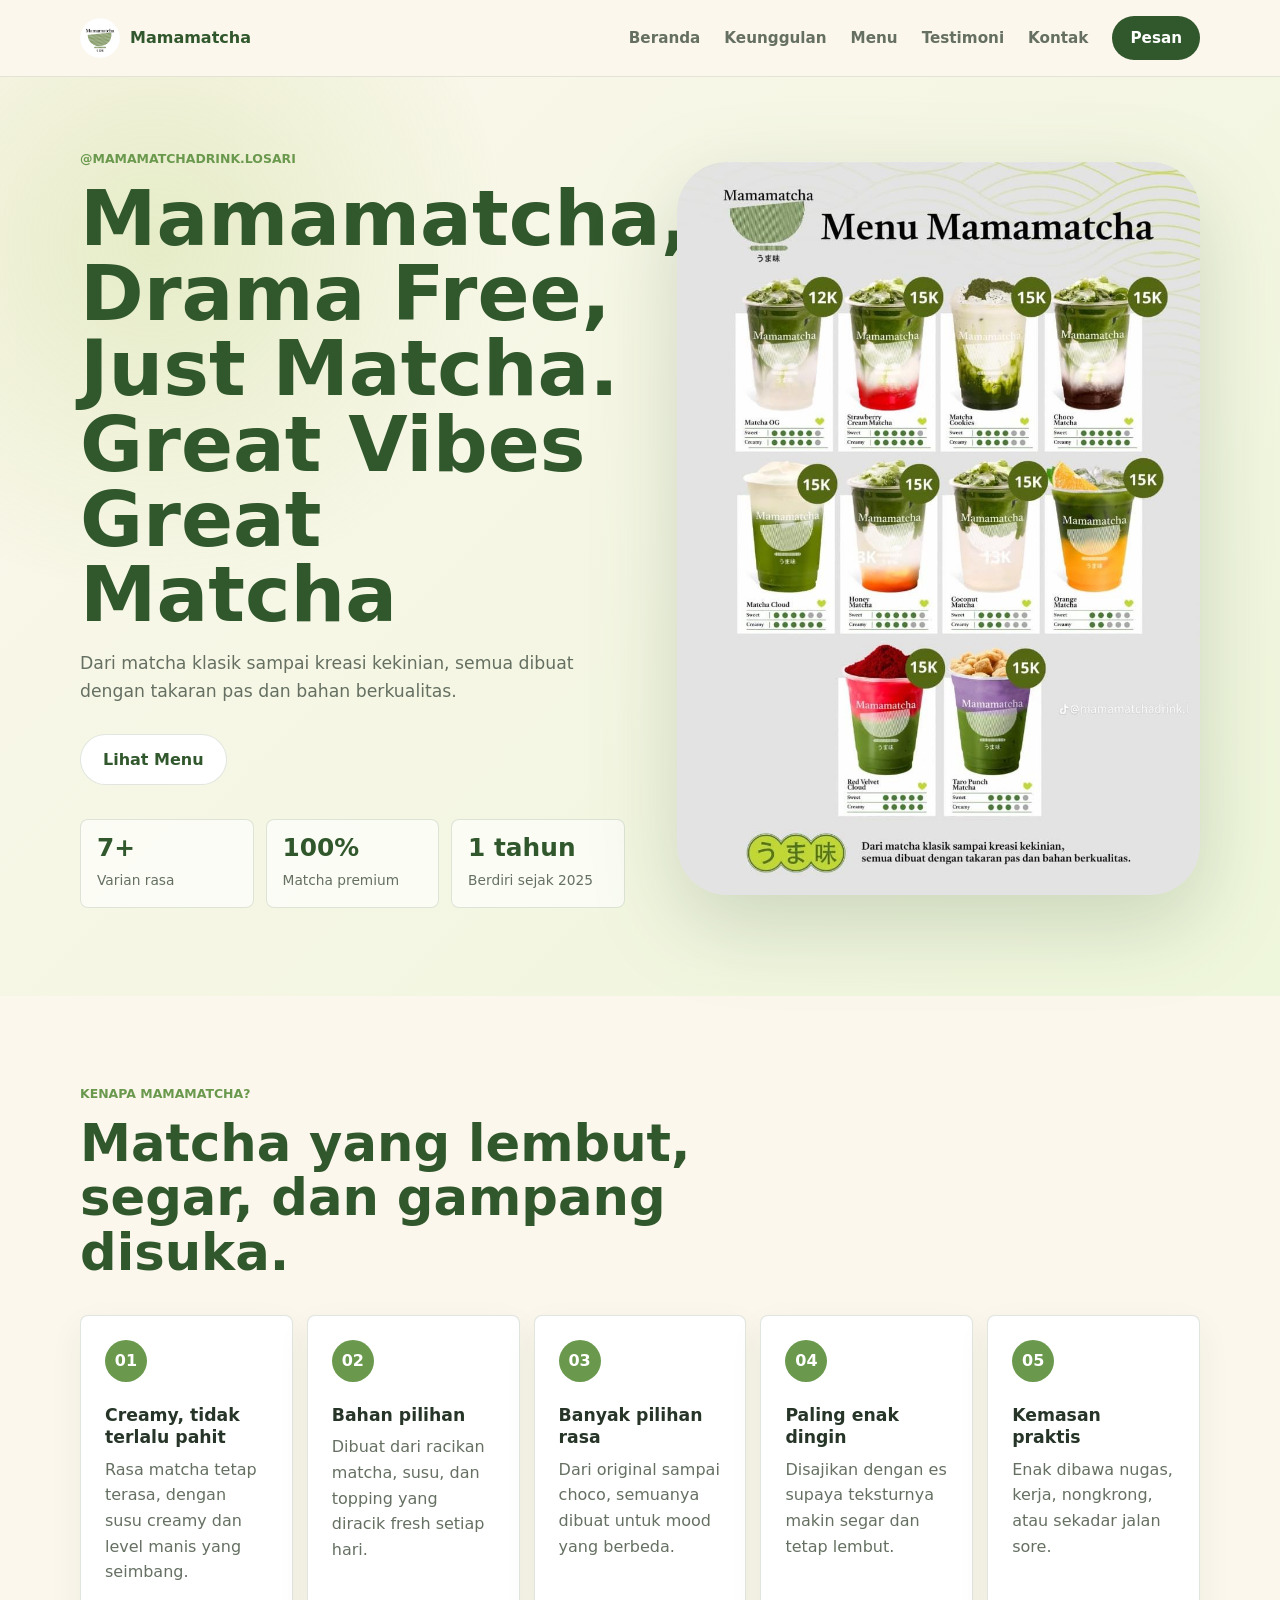
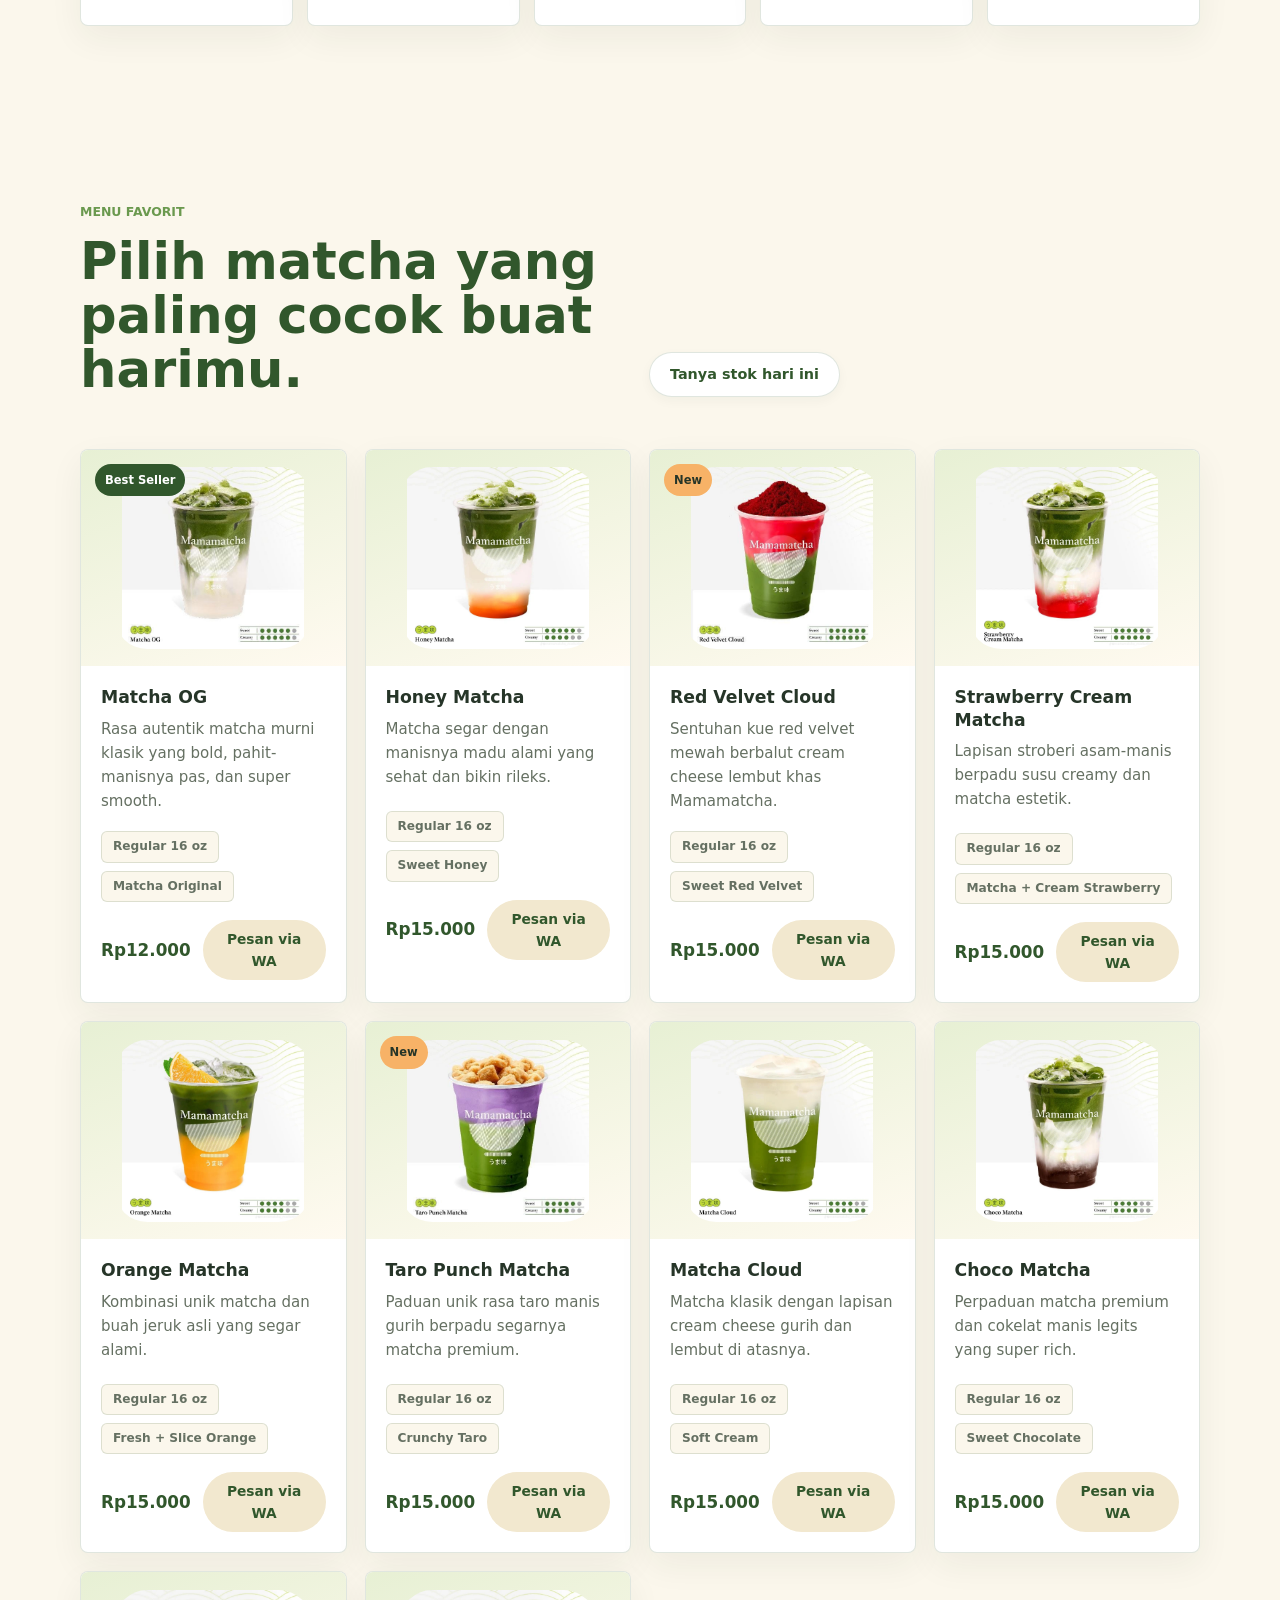
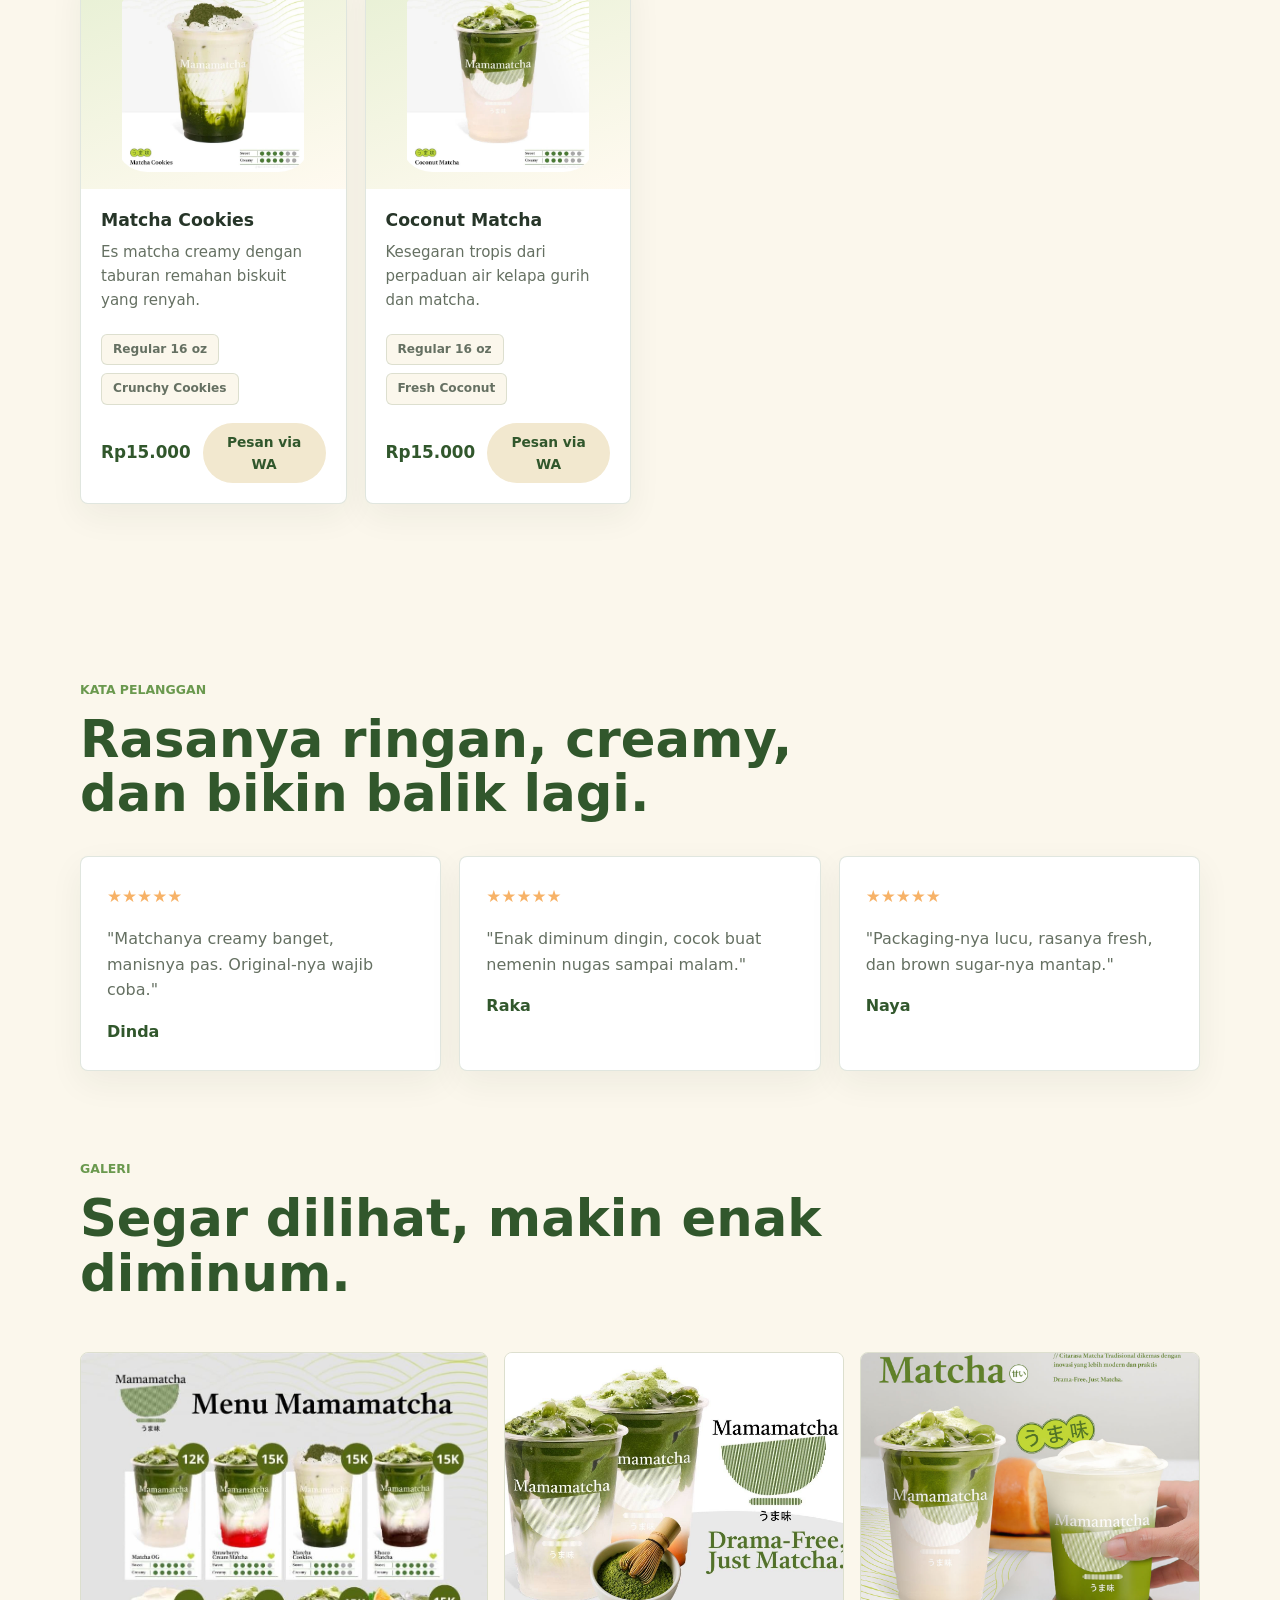
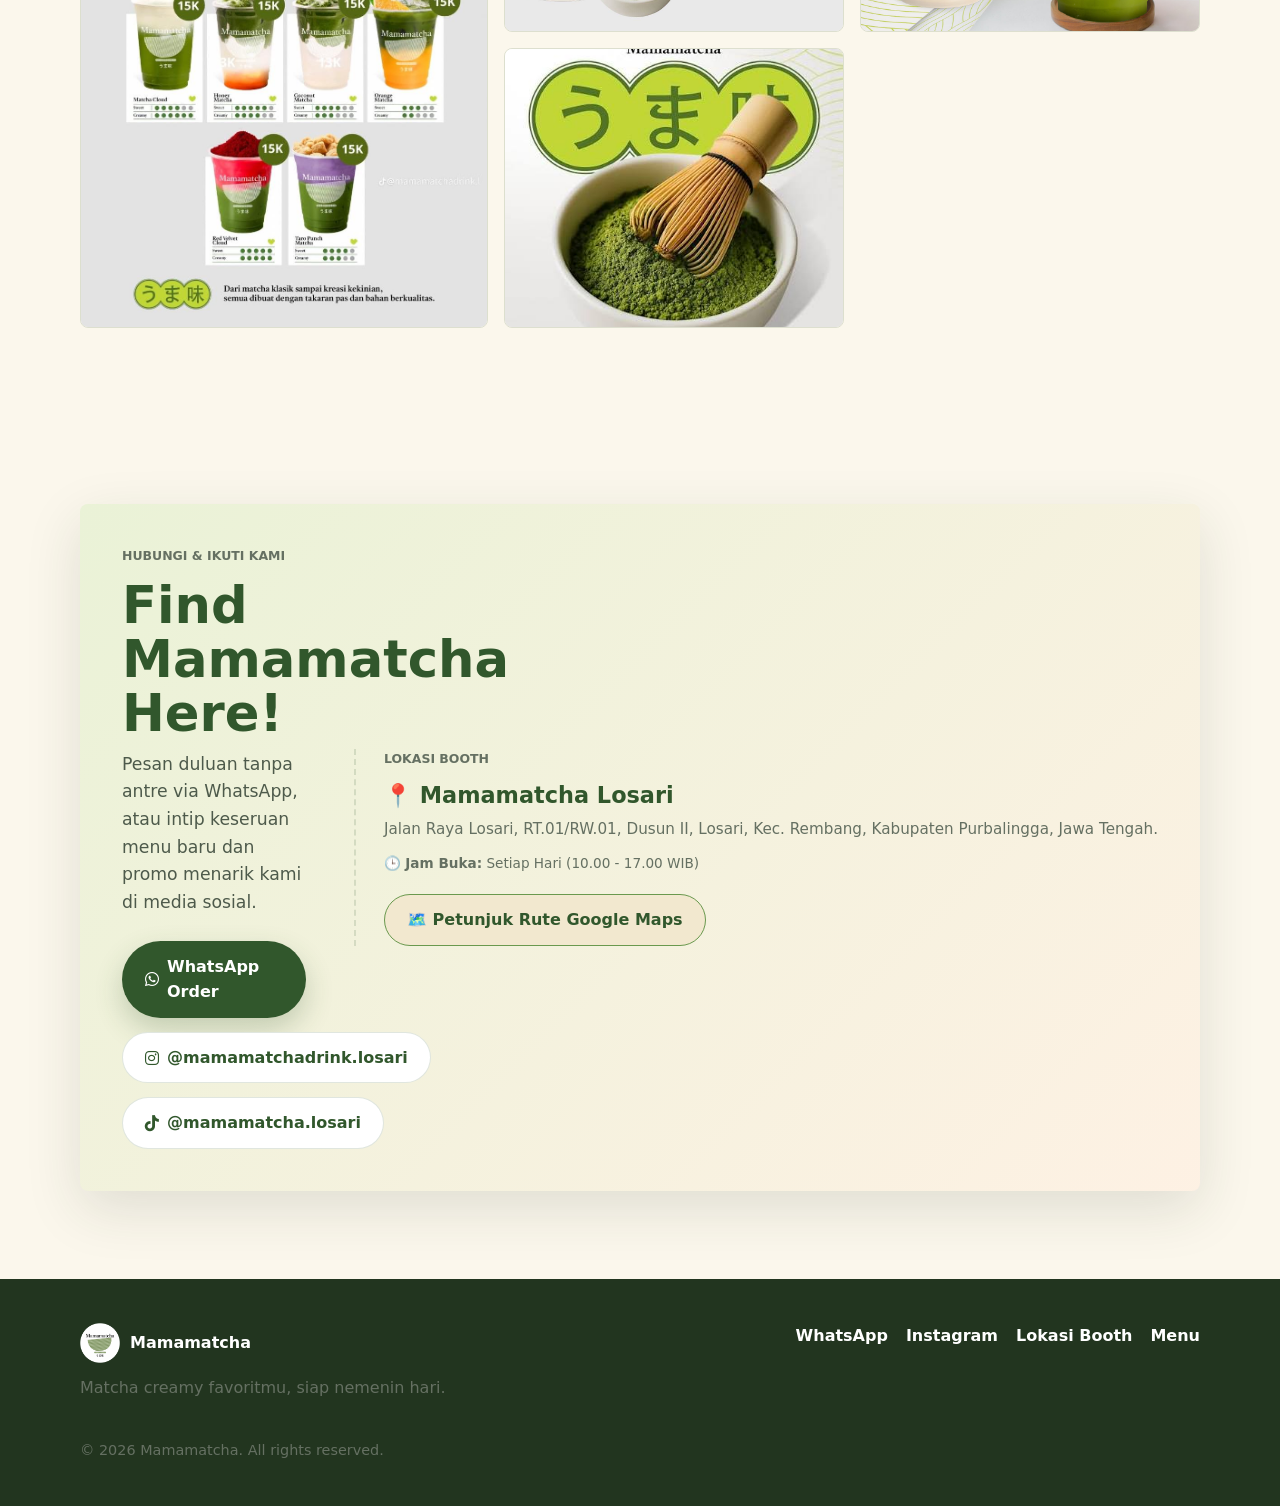
<file: Landing Page/index.html>
<!DOCTYPE html>
<html lang="id">
  <head>
    <meta charset="UTF-8" />
    <meta name="viewport" content="width=device-width, initial-scale=1.0" />
    <title>Mamamatcha - Minuman Matcha Creamy dan Segar</title>
    <meta
      name="description"
      content="Mamamatcha menghadirkan minuman matcha creamy, segar, dan cocok dinikmati kapan saja. Lihat menu dan pesan favoritmu sekarang."
    />
    <link rel="stylesheet" href="styles.css" />
    <link rel="stylesheet" href="https://cdnjs.cloudflare.com/ajax/libs/font-awesome/6.4.2/css/all.min.css" />
  </head>
  <body>
    <header class="site-header" id="beranda">
      <nav class="navbar" aria-label="Navigasi utama">
        <a href="#beranda" class="brand" aria-label="Mamamatcha beranda" style="display: flex; align-items: center; gap: 10px; text-decoration: none;">
          <img src="assets/mamamatchalogo.png" alt="Logo Mamamatcha" style="width: 40px; height: 40px; object-fit: contain;">
          <span style="font-weight: bold; color: var(--matcha-deep);">Mamamatcha</span>
        </a>

        <button class="nav-toggle" type="button" aria-expanded="false" aria-controls="nav-menu">
          <span class="sr-only">Buka menu</span>
          <span></span>
          <span></span>
          <span></span>
        </button>

        <div class="nav-menu" id="nav-menu">
          <a href="#beranda">Beranda</a>
          <a href="#keunggulan">Keunggulan</a>
          <a href="#menu">Menu</a>
          <a href="#testimoni">Testimoni</a>
          <a href="#kontak">Kontak</a>
          <a class="nav-order" href="https://wa.me/6282225319720?text=Halo%20Mamamatcha%2C%20saya%20mau%20pesan" target="_blank" rel="noreferrer">
            Pesan
          </a>
        </div>
      </nav>
    </header>

    <main>
      <section class="hero section-band">
        <div class="container hero-grid">
          <div class="hero-copy">
            <p class="eyebrow">@mamamatchadrink.losari</p>
            <h1>Mamamatcha, Drama Free, Just Matcha. Great Vibes Great Matcha</h1>
            <p class="hero-text">
              Dari matcha klasik sampai kreasi kekinian, semua dibuat dengan takaran pas dan bahan berkualitas.
            </p>
            <div class="hero-actions">
              <a class="btn btn-secondary" href="#menu">Lihat Menu</a>
            </div>
            <div class="hero-stats" aria-label="Ringkasan Mamamatcha">
              <div>
                <strong>7+</strong>
                <span>Varian rasa</span>
              </div>
              <div>
                <strong>100%</strong>
                <span>Matcha premium</span>
              </div>
              <div>
                <strong>1 tahun</strong>
                <span>Berdiri sejak 2025</span>
              </div>
            </div>
          </div>

          <div class="hero-visual" aria-label="Produk Mamamatcha">
            <img src="assets/allmenu2.jpeg" alt="Mamamatcha" />
          </div>
        </div>
      </section>

      <section class="section" id="keunggulan">
        <div class="container">
          <div class="section-heading">
            <p class="eyebrow">Kenapa Mamamatcha?</p>
            <h2>Matcha yang lembut, segar, dan gampang disuka.</h2>
          </div>

          <div class="features-grid">
            <article class="feature-card">
              <span class="feature-icon">01</span>
              <h3>Creamy, tidak terlalu pahit</h3>
              <p>Rasa matcha tetap terasa, dengan susu creamy dan level manis yang seimbang.</p>
            </article>
            <article class="feature-card">
              <span class="feature-icon">02</span>
              <h3>Bahan pilihan</h3>
              <p>Dibuat dari racikan matcha, susu, dan topping yang diracik fresh setiap hari.</p>
            </article>
            <article class="feature-card">
              <span class="feature-icon">03</span>
              <h3>Banyak pilihan rasa</h3>
              <p>Dari original sampai choco, semuanya dibuat untuk mood yang berbeda.</p>
            </article>
            <article class="feature-card">
              <span class="feature-icon">04</span>
              <h3>Paling enak dingin</h3>
              <p>Disajikan dengan es supaya teksturnya makin segar dan tetap lembut.</p>
            </article>
            <article class="feature-card">
              <span class="feature-icon">05</span>
              <h3>Kemasan praktis</h3>
              <p>Enak dibawa nugas, kerja, nongkrong, atau sekadar jalan sore.</p>
            </article>
          </div>
        </div>
      </section>

      <section class="section muted" id="menu">
        <div class="container">
          <div class="section-heading split">
            <div>
              <p class="eyebrow">Menu favorit</p>
              <h2>Pilih matcha yang paling cocok buat harimu.</h2>
            </div>
            <a class="text-link" href="https://wa.me/6282225319720?text=Halo%20Mamamatcha%2C%20saya%20mau%20lihat%20menu" target="_blank" rel="noreferrer">
              Tanya stok hari ini
            </a>
          </div>

          <div class="menu-grid">
            <article class="menu-card">
              <div class="menu-image">
                <img src="assets/matchaog.jpeg" alt="Choco Matcha" />
                <span class="badge">Best Seller</span>
              </div>
              <div class="menu-info">
                <h3>Matcha OG</h3>
                <p>Rasa autentik matcha murni klasik yang bold, pahit-manisnya pas, dan super smooth.</p>
                <div class="menu-meta" aria-label="Detail Original Matcha Latte">
                  <span>Regular 16 oz</span>
                  <span>Matcha Original</span>
                </div>
                <div class="menu-footer">
                  <strong>Rp12.000</strong>
                  <a class="order-btn" style="text-decoration: none; text-align: center;" href="https://wa.me/6282225319720?text=Halo%20Mamamatcha%2C%20saya%20mau%20pesan%20Matcha%20OG" target="_blank" rel="noreferrer">Pesan via WA</a>
                </div>
              </div>
            </article>

            <article class="menu-card">
              <div class="menu-image">
                <img src="assets/honeymatcha.jpeg" alt="Honey Matcha" />
              </div>
              <div class="menu-info">
                <h3>Honey Matcha</h3>
                <p>Matcha segar dengan manisnya madu alami yang sehat dan bikin rileks.</p>
                <div class="menu-meta" aria-label="Detail Matcha Brown Sugar">
                  <span>Regular 16 oz</span>
                  <span>Sweet Honey</span>
                </div>
                <div class="menu-footer">
                  <strong>Rp15.000</strong>
                  <a class="order-btn" style="text-decoration: none; text-align: center;" href="https://wa.me/6282225319720?text=Halo%20Mamamatcha%2C%20saya%20mau%20pesan%20Honey%20Matcha" target="_blank" rel="noreferrer">Pesan via WA</a>
                </div>
              </div>
            </article>

            <article class="menu-card">
              <div class="menu-image">
                <img src="assets/rvmatcha.jpeg" alt="Red Velvet Cloud" />
                <span class="badge badge-light">New</span>
              </div>
              <div class="menu-info">
                <h3>Red Velvet Cloud</h3>
                <p>Sentuhan kue red velvet mewah berbalut cream cheese lembut khas Mamamatcha.</p>
                <div class="menu-meta" aria-label="Detail Matcha Cheese Cream">
                  <span>Regular 16 oz</span>
                  <span>Sweet Red Velvet</span>
                </div>
                <div class="menu-footer">
                  <strong>Rp15.000</strong>
                  <a class="order-btn" style="text-decoration: none; text-align: center;" href="https://wa.me/6282225319720?text=Halo%20Mamamatcha%2C%20saya%20mau%20pesan%20Red%20Velvet%20Cloud" target="_blank" rel="noreferrer">Pesan via WA</a>
                </div>
              </div>
            </article>

            <article class="menu-card">
              <div class="menu-image">
                <img src="assets/strawberrycreammatcha.jpeg" alt="Strawberry Cream Matcha" />
              </div>
              <div class="menu-info">
                <h3>Strawberry Cream Matcha</h3>
                <p>Lapisan stroberi asam-manis berpadu susu creamy dan matcha estetik.</p>
                <div class="menu-meta" aria-label="Detail Matcha Choco">
                  <span>Regular 16 oz</span>
                  <span>Matcha + Cream Strawberry</span>
                </div>
                <div class="menu-footer">
                  <strong>Rp15.000</strong>
                  <a class="order-btn" style="text-decoration: none; text-align: center;" href="https://wa.me/6282225319720?text=Halo%20Mamamatcha%2C%20saya%20mau%20pesan%20Strawberry%20Cream%20Matcha" target="_blank" rel="noreferrer">Pesan via WA</a>
                </div>
              </div>
            </article>

            <article class="menu-card">
              <div class="menu-image">
                <img src="assets/orangematcha.jpeg" alt="Orange Matcha" />
              </div>
              <div class="menu-info">
                <h3>Orange Matcha</h3>
                <p>Kombinasi unik matcha dan buah jeruk asli yang segar alami.</p>
                <div class="menu-meta" aria-label="Detail Matcha Brown Sugar">
                  <span>Regular 16 oz</span>
                  <span>Fresh + Slice Orange</span>
                </div>
                <div class="menu-footer">
                  <strong>Rp15.000</strong>
                  <a class="order-btn" style="text-decoration: none; text-align: center;" href="https://wa.me/6282225319720?text=Halo%20Mamamatcha%2C%20saya%20mau%20pesan%20Orange%20Matcha" target="_blank" rel="noreferrer">Pesan via WA</a>
                </div>
              </div>
            </article>

            <article class="menu-card">
              <div class="menu-image">
                <img src="assets/taropunch.jpeg" alt="Taro Punch Matcha" />
                <span class="badge badge-light">New</span>
              </div>
              <div class="menu-info">
                <h3>Taro Punch Matcha</h3>
                <p>Paduan unik rasa taro manis gurih berpadu segarnya matcha premium.</p>
                <div class="menu-meta" aria-label="Detail Matcha Cheese Cream">
                  <span>Regular 16 oz</span>
                  <span>Crunchy Taro</span>
                </div>
                <div class="menu-footer">
                  <strong>Rp15.000</strong>
                  <a class="order-btn" style="text-decoration: none; text-align: center;" href="https://wa.me/6282225319720?text=Halo%20Mamamatcha%2C%20saya%20mau%20pesan%20Taro%20Punch%20Matcha" target="_blank" rel="noreferrer">Pesan via WA</a>
                </div>
              </div>
            </article>

            <article class="menu-card">
              <div class="menu-image">
                <img src="assets/matchacloud.jpeg" alt="Matcha Cloud" />
              </div>
              <div class="menu-info">
                <h3>Matcha Cloud</h3>
                <p>Matcha klasik dengan lapisan cream cheese gurih dan lembut di atasnya.</p>
                <div class="menu-meta" aria-label="Detail Matcha Brown Sugar">
                  <span>Regular 16 oz</span>
                  <span>Soft Cream</span>
                </div>
                <div class="menu-footer">
                  <strong>Rp15.000</strong>
                  <a class="order-btn" style="text-decoration: none; text-align: center;" href="https://wa.me/6282225319720?text=Halo%20Mamamatcha%2C%20saya%20mau%20pesan%20Matcha%20Cloud" target="_blank" rel="noreferrer">Pesan via WA</a>
                </div>
              </div>
            </article>

            <article class="menu-card">
              <div class="menu-image">
                <img src="assets/chocomatcha.jpeg" alt="Choco Matcha" />
              </div>
              <div class="menu-info">
                <h3>Choco Matcha</h3>
                <p>Perpaduan matcha premium dan cokelat manis legits yang super rich.</p>
                <div class="menu-meta" aria-label="Detail Matcha Brown Sugar">
                  <span>Regular 16 oz</span>
                  <span>Sweet Chocolate</span>
                </div>
                <div class="menu-footer">
                  <strong>Rp15.000</strong>
                  <a class="order-btn" style="text-decoration: none; text-align: center;" href="https://wa.me/6282225319720?text=Halo%20Mamamatcha%2C%20saya%20mau%20pesan%20Choco%20Matcha" target="_blank" rel="noreferrer">Pesan via WA</a>
                </div>
              </div>
            </article>

            <article class="menu-card">
              <div class="menu-image">
                <img src="assets/matchacookies.jpeg" alt="Matcha Cookies" />
              </div>
              <div class="menu-info">
                <h3>Matcha Cookies</h3>
                <p>Es matcha creamy dengan taburan remahan biskuit yang renyah.</p>
                <div class="menu-meta" aria-label="Detail Matcha Brown Sugar">
                  <span>Regular 16 oz</span>
                  <span>Crunchy Cookies</span>
                </div>
                <div class="menu-footer">
                  <strong>Rp15.000</strong>
                  <a class="order-btn" style="text-decoration: none; text-align: center;" href="https://wa.me/6282225319720?text=Halo%20Mamamatcha%2C%20saya%20mau%20pesan%20Matcha%20Cookies" target="_blank" rel="noreferrer">Pesan via WA</a>
                </div>
              </div>
            </article>

            <article class="menu-card">
              <div class="menu-image">
                <img src="assets/coconutmatcha.jpeg" alt="Coconut Matcha" />
              </div>
              <div class="menu-info">
                <h3>Coconut Matcha</h3>
                <p>Kesegaran tropis dari perpaduan air kelapa gurih dan matcha.</p>
                <div class="menu-meta" aria-label="Detail Matcha Brown Sugar">
                  <span>Regular 16 oz</span>
                  <span>Fresh Coconut</span>
                </div>
                <div class="menu-footer">
                  <strong>Rp15.000</strong>
                  <a class="order-btn" style="text-decoration: none; text-align: center;" href="https://wa.me/6282225319720?text=Halo%20Mamamatcha%2C%20saya%20mau%20pesan%20Coconut%20Matcha" target="_blank" rel="noreferrer">Pesan via WA</a>
                </div>
              </div>
            </article>

          </div>
        </div>
      </section>

      <section class="section" id="testimoni">
        <div class="container">
          <div class="section-heading">
            <p class="eyebrow">Kata pelanggan</p>
            <h2>Rasanya ringan, creamy, dan bikin balik lagi.</h2>
          </div>

          <div class="testimonials-grid">
            <article class="testimonial-card">
              <div class="stars" aria-label="Rating 5 dari 5">★★★★★</div>
              <p>"Matchanya creamy banget, manisnya pas. Original-nya wajib coba."</p>
              <strong>Dinda</strong>
            </article>
            <article class="testimonial-card">
              <div class="stars" aria-label="Rating 5 dari 5">★★★★★</div>
              <p>"Enak diminum dingin, cocok buat nemenin nugas sampai malam."</p>
              <strong>Raka</strong>
            </article>
            <article class="testimonial-card">
              <div class="stars" aria-label="Rating 5 dari 5">★★★★★</div>
              <p>"Packaging-nya lucu, rasanya fresh, dan brown sugar-nya mantap."</p>
              <strong>Naya</strong>
            </article>
          </div>
        </div>
      </section>

      <section class="section gallery-section">
        <div class="container">
          <div class="section-heading split">
            <div>
              <p class="eyebrow">Galeri</p>
              <h2>Segar dilihat, makin enak diminum.</h2>
            </div>
          </div>
          <div class="gallery-grid">
            <img src="assets/allmenu2.jpeg" alt="Deretan cup Mamamatcha berbagai varian" />
            <img src="assets/onepict.jpeg" alt="Tampilan atas minuman Mamamatcha dengan es dan matcha" />
            <img src="assets/twopict.jpg" alt="Matcha Premium Asli" />
            <img src="assets/threepict.jpeg" alt="Ilustrasi Mamamatcha untuk foto produk utama" />
          </div>
        </div>
      </section>

      <section class="section final-cta" id="kontak">
        <div class="container cta-panel">
          <div class="contact-info" style="padding-right: 20px;">
            <p class="eyebrow">Hubungi & Ikuti Kami</p>
            <h2>Find Mamamatcha Here!</h2>
            <p class="hero-text" style="color: var(--ink); opacity: 0.8; margin-bottom: 24px;">
              Pesan duluan tanpa antre via WhatsApp, atau intip keseruan menu baru dan promo menarik kami di media sosial.
            </p>
            <div class="cta-actions">
              <a class="btn btn-primary" href="https://wa.me/6282225319720?text=Halo%20Mamamatcha%2C%20saya%20mau%20pesan" target="_blank" rel="noreferrer">
                <i class="fa-brands fa-whatsapp" style="margin-right: 8px;"></i> WhatsApp Order
              </a>
              <a class="btn btn-secondary" href="https://instagram.com/mamamatchadrink.losari" target="_blank" rel="noreferrer">
                <i class="fa-brands fa-instagram" style="margin-right: 8px;"></i> @mamamatchadrink.losari
              </a>
              <a class="btn btn-secondary" href="https://tiktok.com/@mamamatcha.losari" target="_blank" rel="noreferrer">
                <i class="fa-brands fa-tiktok" style="margin-right: 8px;"></i> @mamamatcha.losari
              </a>
            </div>
          </div>

          <div class="location-box" style="border-left: 2px dashed var(--line); padding-left: 28px;">
            <p class="eyebrow">Lokasi Booth</p>
            <h3 style="font-size: 1.4rem; color: var(--matcha-deep); margin-bottom: 8px;">📍 Mamamatcha Losari</h3>
            <p style="font-size: 0.95rem; line-height: 1.5; margin-bottom: 12px;">
              Jalan Raya Losari, RT.01/RW.01, Dusun II, Losari, Kec. Rembang, Kabupaten Purbalingga, Jawa Tengah.
            </p>
            <p style="font-size: 0.85rem; color: var(--muted); margin-bottom: 20px;">
              🕒 <strong>Jam Buka:</strong> Setiap Hari (10.00 - 17.00 WIB)
            </p>
            <a class="btn btn-secondary" href="https://www.google.com/maps/search/?api=1&query=Mamamatcha+Losari+Rembang+Purbalingga" target="_blank" rel="noreferrer" style="background: var(--cream); border-color: var(--matcha);">
              🗺️ Petunjuk Rute Google Maps
            </a>
          </div>
        </div>
      </section>
    </main>

    <footer class="footer">
      <div class="container footer-grid">
        <div>
          <a href="#beranda" class="brand footer-brand" style="display: inline-flex; align-items: center; gap: 10px; text-decoration: none;">
            <img src="assets/mamamatchalogo.png" alt="Logo Mamamatcha" style="width: 40px; height: 40px; object-fit: contain;">
            <span style="font-weight: bold; color: var(--white);">Mamamatcha</span>
          </a>
          <p>Matcha creamy favoritmu, siap nemenin hari.</p>
        </div>
        <div class="footer-links">
          <a href="https://wa.me/6282225319720" target="_blank" rel="noreferrer">WhatsApp</a>
          <a href="https://mamamatchadrink.losari.com/" target="_blank" rel="noreferrer">Instagram</a>
          <a href="https://maps.app.goo.gl/64NYPCUnuU5WtPTT9">Lokasi Booth</a>
          <a href="#menu">Menu</a>
        </div>
        <p class="copyright">© 2026 Mamamatcha. All rights reserved.</p>
      </div>
    </footer>

    <script src="script.js"></script>
  </body>
</html>
</file>
<file: Landing Page/styles.css>
:root {
  --matcha: #6a994e;
  --matcha-deep: #31572c;
  --matcha-light: #a7c957;
  --cream: #f2e8cf;
  --cream-soft: #fbf7ec;
  --ink: #263528;
  --muted: #657062;
  --white: #ffffff;
  --sun: #f7b267;
  --line: rgba(49, 87, 44, 0.15);
  --shadow: 0 18px 55px rgba(38, 53, 40, 0.13);
  --radius: 8px;
}

* {
  box-sizing: border-box;
}

html {
  scroll-behavior: smooth;
}

body {
  margin: 0;
  font-family: Inter, ui-sans-serif, system-ui, -apple-system, BlinkMacSystemFont, "Segoe UI", Arial, sans-serif;
  color: var(--ink);
  background: var(--cream-soft);
  line-height: 1.6;
}

img {
  display: block;
  max-width: 100%;
}

a {
  color: inherit;
  text-decoration: none;
}

button {
  font: inherit;
  cursor: pointer;
}

.sr-only {
  position: absolute;
  width: 1px;
  height: 1px;
  padding: 0;
  margin: -1px;
  overflow: hidden;
  clip: rect(0, 0, 0, 0);
  white-space: nowrap;
  border: 0;
}

.container {
  width: min(1120px, calc(100% - 40px));
  margin: 0 auto;
}

/* ==========================================
   NAVBAR & EFEK HOVER INTERAKTIF
   ========================================== */
.site-header {
  position: sticky;
  top: 0;
  z-index: 20;
  border-bottom: 1px solid rgba(49, 87, 44, 0.12);
  background: rgba(251, 247, 236, 0.92);
  backdrop-filter: blur(16px);
}

.navbar {
  width: min(1120px, calc(100% - 40px));
  min-height: 76px;
  margin: 0 auto;
  display: flex;
  align-items: center;
  justify-content: space-between;
  gap: 24px;
}

.brand {
  display: inline-flex;
  align-items: center;
  gap: 10px;
  font-weight: 800;
  color: var(--matcha-deep);
}

.brand-mark {
  width: 38px;
  height: 38px;
  display: grid;
  place-items: center;
  border-radius: 50%;
  color: var(--white);
  background: var(--matcha);
  box-shadow: 0 8px 22px rgba(106, 153, 78, 0.28);
}

.nav-menu {
  display: flex;
  align-items: center;
  gap: 24px;
  font-size: 0.95rem;
  font-weight: 700;
  color: var(--muted);
}

.nav-menu a:not(.nav-order) {
  position: relative;
  transition: color 0.3s ease;
}

.nav-menu a:not(.nav-order):hover {
  color: var(--matcha-deep);
}

.nav-menu a:not(.nav-order)::after {
  content: '';
  position: absolute;
  width: 100%;
  transform: scaleX(0);
  height: 2px;
  bottom: -4px;
  left: 0;
  background-color: var(--matcha-deep);
  transform-origin: bottom center;
  transition: transform 0.25s ease-out;
}

.nav-menu a:not(.nav-order):hover::after {
  transform: scaleX(1);
}

.nav-order {
  padding: 10px 18px;
  border: 0;
  border-radius: 999px;
  color: var(--white) !important;
  background: var(--matcha-deep);
  font-weight: 800;
  transition: transform 0.2s ease;
}

.nav-order:hover {
  transform: scale(1.05);
}

.nav-toggle {
  display: none;
  width: 44px;
  height: 44px;
  border: 1px solid var(--line);
  border-radius: 8px;
  background: var(--white);
  cursor: pointer;
}

.nav-toggle span:not(.sr-only) {
  width: 20px;
  height: 2px;
  display: block;
  margin: 4px auto;
  background: var(--ink);
}

/* ==========================================
   HERO & CONTENT SECTIONS
   ========================================== */
.section {
  padding: 88px 0;
}

.section-band {
  padding: 72px 0 88px;
  background:
    radial-gradient(circle at 12% 18%, rgba(167, 201, 87, 0.24), transparent 26%),
    linear-gradient(135deg, #fbf7ec 0%, #eef6db 100%);
}

.hero-grid {
  display: grid;
  grid-template-columns: minmax(0, 1.02fr) minmax(320px, 0.98fr);
  align-items: center;
  gap: 52px;
}

.eyebrow {
  margin: 0 0 12px;
  color: var(--matcha);
  font-size: 0.78rem;
  font-weight: 800;
  text-transform: uppercase;
}

h1, h2, h3, p {
  margin-top: 0;
}

h1 {
  max-width: 720px;
  margin-bottom: 18px;
  font-size: clamp(2.45rem, 6vw, 5rem);
  line-height: 0.98;
  color: var(--matcha-deep);
}

h2 {
  margin-bottom: 16px;
  font-size: clamp(2rem, 4vw, 3.45rem);
  line-height: 1.06;
  color: var(--matcha-deep);
}

h3 {
  margin-bottom: 8px;
  font-size: 1.08rem;
  line-height: 1.3;
}

.hero-text {
  max-width: 640px;
  margin-bottom: 28px;
  color: var(--muted);
  font-size: 1.08rem;
}

.hero-actions, .cta-actions {
  display: flex;
  flex-wrap: wrap;
  gap: 14px;
  align-items: center;
}

.btn {
  min-height: 48px;
  display: inline-flex;
  align-items: center;
  justify-content: center;
  border: 1px solid transparent;
  border-radius: 999px;
  padding: 12px 22px;
  font-weight: 800;
  transition: transform 160ms ease, box-shadow 160ms ease, background 160ms ease;
}

.btn:hover {
  transform: translateY(-2px);
}

.btn-primary {
  color: var(--white);
  background: var(--matcha-deep);
  box-shadow: 0 12px 28px rgba(49, 87, 44, 0.24);
}

.btn-secondary {
  color: var(--matcha-deep);
  background: var(--white);
  border-color: var(--line);
}

.hero-stats {
  display: grid;
  grid-template-columns: repeat(3, minmax(0, 1fr));
  gap: 12px;
  max-width: 560px;
  margin-top: 34px;
}

.hero-stats div {
  min-height: 86px;
  padding: 16px;
  border: 1px solid var(--line);
  border-radius: var(--radius);
  background: rgba(255, 255, 255, 0.62);
}

.hero-stats strong {
  display: block;
  color: var(--matcha-deep);
  font-size: 1.55rem;
  line-height: 1;
}

.hero-stats span {
  display: block;
  margin-top: 8px;
  color: var(--muted);
  font-size: 0.86rem;
}

.hero-visual img {
  width: 100%;
  border-radius: 50px;
  object-fit: cover;
  filter: drop-shadow(0 28px 42px rgba(49, 87, 44, 0.2));
}

.section-heading {
  max-width: 760px;
  margin-bottom: 36px;
}

.section-heading p:not(.eyebrow) {
  color: var(--muted);
}

.split {
  display: flex;
  align-items: flex-end;
  justify-content: space-between;
  gap: 24px;
  width: 100%;
}

.split a, .split .text-link {
  flex: 0 0 auto;
  display: inline-flex;
  align-items: center;
  padding: 10px 20px;
  background-color: var(--white);
  border: 1px solid var(--line);
  border-radius: 999px;
  color: var(--matcha-deep);
  font-weight: 800;
  font-size: 0.9rem;
  white-space: nowrap;
  box-shadow: 0 4px 12px rgba(38, 53, 40, 0.04);
  transition: all 0.2s ease;
  margin-bottom: 16px;
}

.split a:hover, .split .text-link:hover {
  background-color: var(--cream);
  transform: translateY(-1px);
}

/* ==========================================
   CARDS & GRID SYSTEM (TAMPILAN LAPTOP)
   ========================================== */
.features-grid {
  display: grid;
  grid-template-columns: repeat(5, minmax(0, 1fr));
  gap: 14px;
}

.testimonials-grid {
  display: grid;
  grid-template-columns: repeat(3, minmax(0, 1fr));
  gap: 18px;
}

.feature-card, .testimonial-card, .menu-card {
  border: 1px solid var(--line);
  border-radius: var(--radius);
  background: var(--white);
  box-shadow: 0 12px 34px rgba(38, 53, 40, 0.06);
}

.feature-card {
  padding: 24px;
}

.feature-icon {
  width: 42px;
  height: 42px;
  display: grid;
  place-items: center;
  margin-bottom: 22px;
  border-radius: 50%;
  color: var(--white);
  background: var(--matcha);
  font-weight: 800;
}

.feature-card p, .menu-info p, .testimonial-card p, .cta-panel p, .footer p {
  color: var(--muted);
}

/* Menu Grid Laptop: Tetap 4 Kolom Sempurna */
.menu-grid {
  display: grid;
  grid-template-columns: repeat(4, minmax(0, 1fr));
  gap: 18px;
}

.menu-card {
  overflow: hidden;
}

.menu-image {
  position: relative;
  aspect-ratio: 1 / 0.82;
  display: grid;
  place-items: center;
  background: linear-gradient(160deg, #e7f0d4, #fffaf0);
}

.menu-image img {
  width: 74%;
  border-radius: 32px;
  height: 84%;
  object-fit: contain;
}

.badge {
  position: absolute;
  top: 14px;
  left: 14px;
  padding: 7px 10px;
  border-radius: 999px;
  color: var(--white);
  background: var(--matcha-deep);
  font-size: 0.72rem;
  font-weight: 800;
}

.badge-light {
  color: var(--ink);
  background: var(--sun);
}

.menu-info {
  padding: 20px;
}

.menu-info p {
  min-height: 76px;
  margin-bottom: 18px;
  font-size: 0.94rem;
}

.menu-meta {
  display: flex;
  flex-wrap: wrap;
  gap: 8px;
  align-content: flex-start;
  min-height: 68px;
  margin-bottom: 18px;
}

.menu-meta span {
  display: inline-block;
  padding: 5px 11px;
  border: 1px solid var(--line);
  border-radius: 6px;
  color: var(--muted);
  background: var(--cream-soft);
  font-size: 0.76rem;
  font-weight: 800;
  white-space: nowrap;
}

.menu-footer {
  display: flex;
  align-items: center;
  justify-content: space-between;
  gap: 12px;
}

.menu-footer strong {
  color: var(--matcha-deep);
  font-size: 1.05rem;
}

.order-btn {
  padding: 8px 13px;
  border: 0;
  border-radius: 999px;
  color: var(--matcha-deep);
  background: var(--cream);
  font-size: 0.86rem;
  font-weight: 800;
}

.testimonial-card {
  padding: 26px;
}

.stars {
  margin-bottom: 16px;
  color: var(--sun);
  font-size: 1.05rem;
}

.testimonial-card strong {
  color: var(--matcha-deep);
}

/* ==========================================
   GALLERY & CTA PANELS (TAMPILAN LAPTOP)
   ========================================== */
.gallery-section {
  padding-top: 0;
}

/* PERBAIKAN GALERI LAPTOP: Dibuat 3 Kolom Proporsional Sejajar */
.gallery-grid {
  display: grid;
  grid-template-columns: 1.2fr 1fr 1fr;
  gap: 16px;
}

.gallery-grid img {
  width: 100%;
  height: 280px;
  object-fit: cover;
  border: 1px solid var(--line);
  border-radius: var(--radius);
  transition: transform 0.3s ease;
}

/* Mengunci Gambar Pertama (Daftar Menu) Panjang Kebawah Menutup Bagian Bolong */
.gallery-grid img:first-child {
  grid-row: span 2;
  height: 576px;
}

.gallery-grid img:hover {
  transform: scale(1.02);
}

.cta-panel {
  display: grid;
  grid-template-columns: minmax(0, 1fr) auto;
  gap: 28px;
  align-items: center;
  padding: 42px;
  border-radius: var(--radius);
  color: var(--ink);
  background: linear-gradient(135deg, rgba(167, 201, 87, 0.24), rgba(247, 178, 103, 0.18)), var(--white);
  box-shadow: var(--shadow);
}

.cta-panel h2 {
  margin-bottom: 10px;
}

.footer {
  padding: 44px 0;
  color: rgba(255, 255, 255, 0.78);
  background: #22351f;
}

.footer-grid {
  display: grid;
  grid-template-columns: minmax(0, 1fr) auto;
  gap: 22px;
}

.footer-brand {
  margin-bottom: 12px;
  color: var(--white);
}

.footer-links {
  display: flex;
  gap: 18px;
  flex-wrap: wrap;
  font-weight: 800;
  color: var(--white);
}

.copyright {
  grid-column: 1 / -1;
  margin: 0;
  font-size: 0.9rem;
}

/* ==========================================
   MEDIA QUERIES (RESPONSIVE TABLET & HP)
   ========================================== */
@media (max-width: 960px) {
  .hero-grid,
  .cta-panel,
  .menu-grid {
    grid-template-columns: 1fr;
  }
}

/* KHUSUS ATURAN TAMPILAN DI HP (LAYAR KECIL) */
@media (max-width: 760px) {
  .container,
  .navbar {
    width: min(100% - 28px, 1120px);
  }

  .nav-toggle {
    display: block;
  }

  .nav-menu {
    position: absolute;
    top: 76px;
    left: 14px;
    right: 14px;
    display: none;
    padding: 16px;
    border: 1px solid var(--line);
    border-radius: var(--radius);
    background: var(--white);
    box-shadow: var(--shadow);
  }

  .nav-menu.is-open {
    display: grid;
    gap: 12px;
  }

  .nav-menu a {
    padding: 10px 8px;
  }

  .nav-order {
    text-align: center;
  }

  .section,
  .section-band {
    padding: 50px 0 54px 0;
  }

  /* =======================================================
     SUPER HERO RESPONSIVE: STRUKTUR GRID 4 TINGKAT SEMPURNA
     ======================================================= */
  
  /* 1. Atur Kolom: Komposisi ideal agar font membesar sedikit, dan foto di sisa kanan tampil FULL padat */
  .hero-grid {
    display: grid !important;
    grid-template-columns: 1.1fr 0.9fr !important; 
    align-items: stretch !important; /* KUNCI: Memaksa tinggi foto mengikuti tinggi teks di kiri */
    gap: 12px 14px !important;
  }

  /* 2. Bongkar pembungkus bawaan agar elemen bisa diatur barisnya */
  .hero-grid > div:first-child {
    display: contents !important; 
  }

  /* TINGKAT 1: @mamamatchadrink.losari paling atas */
  .eyebrow {
    grid-column: 1 / span 2 !important; 
    grid-row: 1 !important;             
    text-align: left !important;        
    margin: 0 0 2px 0 !important;
    font-size: 0.74rem !important;
  }

  /* TINGKAT 2 KIRI: Judul Utama Diperbesar Sedikit & Rapi Patah-Patah */
  h1 {
    grid-column: 1 !important; 
    grid-row: 2 !important;    
    font-size: 1.48rem !important; /* KUNCI: Ukuran font diperbesar sedikit agar manis & pas */
    line-height: 1.25 !important;
    font-weight: 800 !important;
    margin-bottom: 0 !important;
    white-space: pre-line !important; /* Membaca ketukan enter pada file HTML */
    align-self: center !important;
  }

  /* Sembunyikan tombol actions yang mengganggu di area atas HP */
  .hero-actions {
    display: none !important;
  }

  /* TINGKAT 2 KANAN: Foto Menu Mengisi Sisa Ruang Kanan Secara FULL & Sudut Halus */
  .hero-visual {
    grid-column: 2 !important; 
    grid-row: 2 !important;    
    margin: 0 !important;
    width: 100% !important;
    display: flex !important;
  }

  .hero-visual img {
    width: 100% !important;
    height: 100% !important;         /* Mengisi penuh tinggi area kanan */
    max-height: none !important;     /* Menghapus batas tinggi agar foto ga jadi kecil */
    object-fit: cover !important;    /* KUNCI: Foto full memotong area sisa kanan dengan proporsional */
    border-radius: 12px !important;  /* KUNCI: Diperhalus dengan border radius lembut, tidak lancip */
    filter: none !important;
  }

  /* TINGKAT 3: Menampilkan Kembali Teks Deskripsi ("Dari matcha klasik...") */
  .hero-text {
    display: block !important;       
    grid-column: 1 / span 2 !important; 
    grid-row: 3 !important;          
    margin-top: 10px !important;     /* Jarak manis di bawah foto & judul */
    margin-bottom: 4px !important;
    font-size: 0.85rem !important;   
    line-height: 1.45 !important;
    color: var(--muted) !important;
  }

  /* TINGKAT 4: 3 Kotak Statistik Horizontal Paling Bawah */
  .hero-stats {
    grid-column: 1 / span 2 !important; 
    grid-row: 4 !important;          
    display: grid !important;
    grid-template-columns: repeat(3, minmax(0, 1fr)) !important; 
    gap: 6px !important;
    margin-top: 6px !important;
    width: 100% !important;
  }

  .hero-stats div {
    min-height: auto !important;
    padding: 8px 4px !important;
    text-align: center !important;
    border-radius: 6px !important;
  }

  .hero-stats strong {
    font-size: 0.92rem !important;
    line-height: 1 !important;
  }

  .hero-stats span {
    font-size: 0.62rem !important;
    margin-top: 2px !important;
    line-height: 1.1 !important;
  }

  /* =======================================================
     FITUR "KENAPA MAMAMATCHA?": KOTAK PAS DI HP
     ======================================================= */
  .features-grid {
    grid-template-columns: 1fr !important; 
    gap: 12px !important;
  }

  .feature-card {
    padding: 16px !important; 
    width: 100% !important;
    box-shadow: 0 4px 14px rgba(38, 53, 40, 0.04) !important;
  }

  .feature-icon {
    width: 36px !important;  
    height: 36px !important;
    margin-bottom: 12px !important;
    font-size: 0.95rem !important;
  }

  .feature-card h3 {
    font-size: 1.02rem !important; 
    margin-bottom: 6px !important;
  }

  .feature-card p {
    font-size: 0.86rem !important; 
    line-height: 1.4 !important;
  }

  /* =======================================================
     PERBAIKAN TESTIMONI: 1 KOTAK 1 BARIS PENUH (PAS DI HP)
     ======================================================= */
  .testimonials-grid {
    grid-template-columns: 1fr !important; 
    gap: 12px !important;
  }

  .testimonial-card {
    padding: 16px !important; 
    width: 100% !important; 
    box-shadow: 0 4px 12px rgba(38, 53, 40, 0.04) !important; 
  }

  .testimonial-card p {
    font-size: 0.88rem !important; 
    line-height: 1.4 !important;
    margin-bottom: 8px !important;
  }

  /* =======================================================
     SISA KODE RESPONSIVE LAINNYA TETAP AMAN DAN RAPI
     ======================================================= */
  h2 {
    font-size: clamp(1.9rem, 10vw, 2.7rem);
  }

  /* Mengubah Menu Card Jadi 2 Kolom Ringkas di HP */
  .menu-grid {
    grid-template-columns: repeat(2, minmax(0, 1fr));
    gap: 10px;
  }

  .menu-info {
    padding: 12px;
  }

  .menu-info h3 {
    font-size: 0.95rem;
    margin-bottom: 4px;
  }

  .menu-info p {
    font-size: 0.82rem;
    line-height: 1.4;
    min-height: auto;
    margin-bottom: 12px;
  }

  .menu-meta {
    min-height: auto;
    gap: 4px;
    margin-bottom: 14px;
  }

  .menu-meta span {
    padding: 4px 8px;
    font-size: 0.68rem;
  }

  .menu-footer strong {
    font-size: 0.9rem;
  }

  .order-btn {
    padding: 6px 10px;
    font-size: 0.75rem;
  }

  /* BAGIAN GALERI DI HP */
  .gallery-grid {
    grid-template-columns: repeat(2, minmax(0, 1fr));
    gap: 8px;
  }

  .gallery-grid img {
    width: 100%;
    height: 140px;
    object-fit: cover;
    aspect-ratio: 1 / 1;
  }

  .gallery-grid img:first-child {
    grid-row: auto;
    grid-column: auto;
    height: 140px;
    aspect-ratio: 1 / 1;
  }

  .split,
  .footer-grid {
    grid-template-columns: 1fr;
  }

  .split {
    flex-direction: column;
    align-items: flex-start;
    gap: 14px;
  }

  .split a, .split .text-link {
    width: 100%;
    justify-content: center;
    margin-bottom: 0;
  }

  .cta-actions .btn {
    width: 100%;
  }

  .cta-panel {
    padding: 28px;
  }
}
</file>
